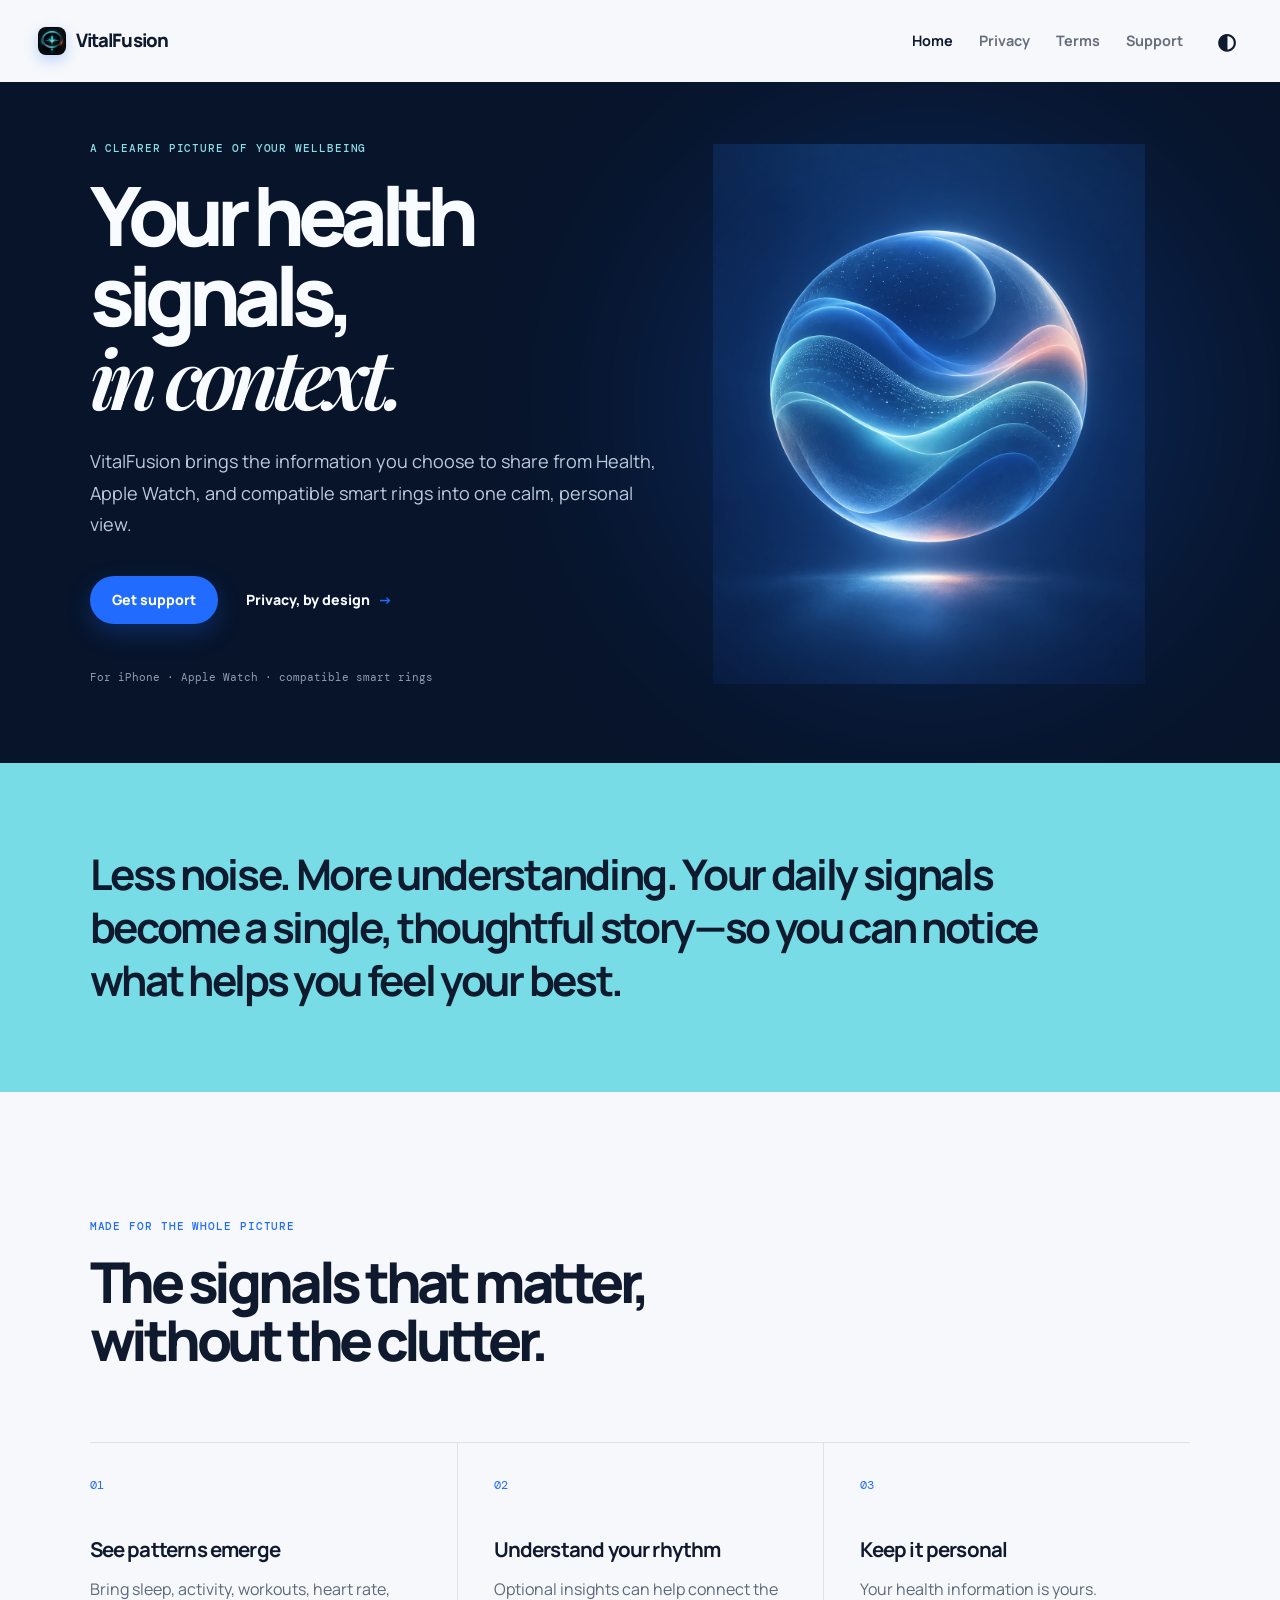
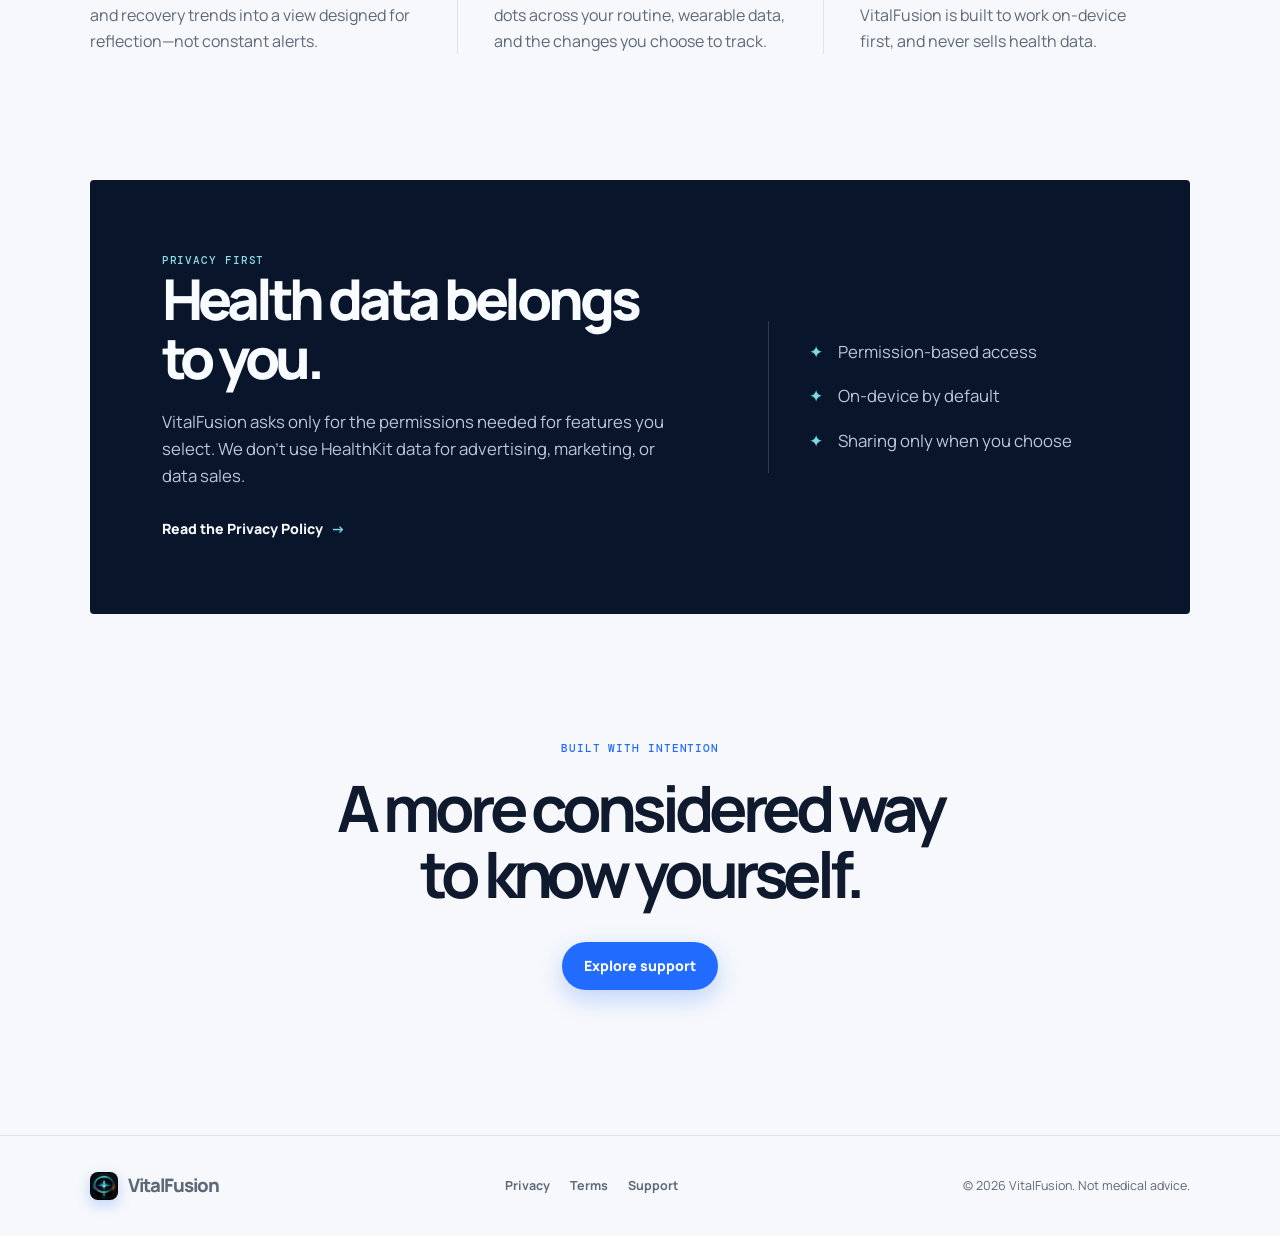
<file: index.html>
<!doctype html>
<html lang="en">
<head>
  <meta charset="utf-8"><meta name="viewport" content="width=device-width, initial-scale=1">
  <meta name="description" content="VitalFusion brings the signals from your wearables into a calm, connected view.">
  <title>VitalFusion — See your signals, together</title>
  <link rel="icon" href="assets/vitalfusion-logo.jpg" type="image/jpeg"><link rel="stylesheet" href="css/styles.css">
</head>
<body>
  <header class="site-header"><a class="brand" href="index.html" aria-label="VitalFusion home"><img class="brand-logo" src="assets/vitalfusion-logo.jpg" alt="">VitalFusion</a><button class="nav-toggle" aria-expanded="false" aria-controls="primary-nav">Menu</button><nav id="primary-nav" class="primary-nav" aria-label="Primary"><a href="index.html" aria-current="page">Home</a><a href="privacy.html">Privacy</a><a href="terms.html">Terms</a><a href="support.html">Support</a><button class="theme-toggle" aria-label="Switch color theme"><span aria-hidden="true">◐</span></button></nav></header>
  <main>
    <section class="hero"><div class="hero-copy"><p class="eyebrow">A clearer picture of your wellbeing</p><h1>Your health signals,<br><em>in context.</em></h1><p class="lede">VitalFusion brings the information you choose to share from Health, Apple Watch, and compatible smart rings into one calm, personal view.</p><div class="hero-actions"><a class="button primary" href="support.html">Get support</a><a class="text-link" href="#privacy-first">Privacy, by design <span>→</span></a></div><p class="availability">For iPhone · Apple Watch · compatible smart rings</p></div><div class="hero-art"><img src="assets/health-signals.png" alt="Abstract blue and aqua wellness signals flowing within a glass sphere"></div></section>
    <section class="statement"><p>Less noise. More understanding. Your daily signals become a single, thoughtful story—so you can notice what helps you feel your best.</p></section>
    <section class="section features" aria-labelledby="features-title"><div class="section-heading"><p class="eyebrow">Made for the whole picture</p><h2 id="features-title">The signals that matter,<br>without the clutter.</h2></div><div class="feature-grid"><article><span class="feature-number">01</span><h3>See patterns emerge</h3><p>Bring sleep, activity, workouts, heart rate, and recovery trends into a view designed for reflection—not constant alerts.</p></article><article><span class="feature-number">02</span><h3>Understand your rhythm</h3><p>Optional insights can help connect the dots across your routine, wearable data, and the changes you choose to track.</p></article><article><span class="feature-number">03</span><h3>Keep it personal</h3><p>Your health information is yours. VitalFusion is built to work on-device first, and never sells health data.</p></article></div></section>
    <section id="privacy-first" class="privacy-panel"><div><p class="eyebrow">Privacy first</p><h2>Health data belongs to you.</h2><p>VitalFusion asks only for the permissions needed for features you select. We don’t use HealthKit data for advertising, marketing, or data sales.</p><a class="text-link" href="privacy.html">Read the Privacy Policy <span>→</span></a></div><div class="privacy-points"><p><span>✦</span> Permission-based access</p><p><span>✦</span> On-device by default</p><p><span>✦</span> Sharing only when you choose</p></div></section>
    <section class="section closing"><p class="eyebrow">Built with intention</p><h2>A more considered way<br>to know yourself.</h2><a class="button primary" href="support.html">Explore support</a></section>
  </main>
  <footer><a class="brand" href="index.html"><img class="brand-logo" src="assets/vitalfusion-logo.jpg" alt="">VitalFusion</a><div><a href="privacy.html">Privacy</a><a href="terms.html">Terms</a><a href="support.html">Support</a></div><p>© <span data-year></span> VitalFusion. Not medical advice.</p></footer><script src="js/main.js"></script>
</body></html>
</file>
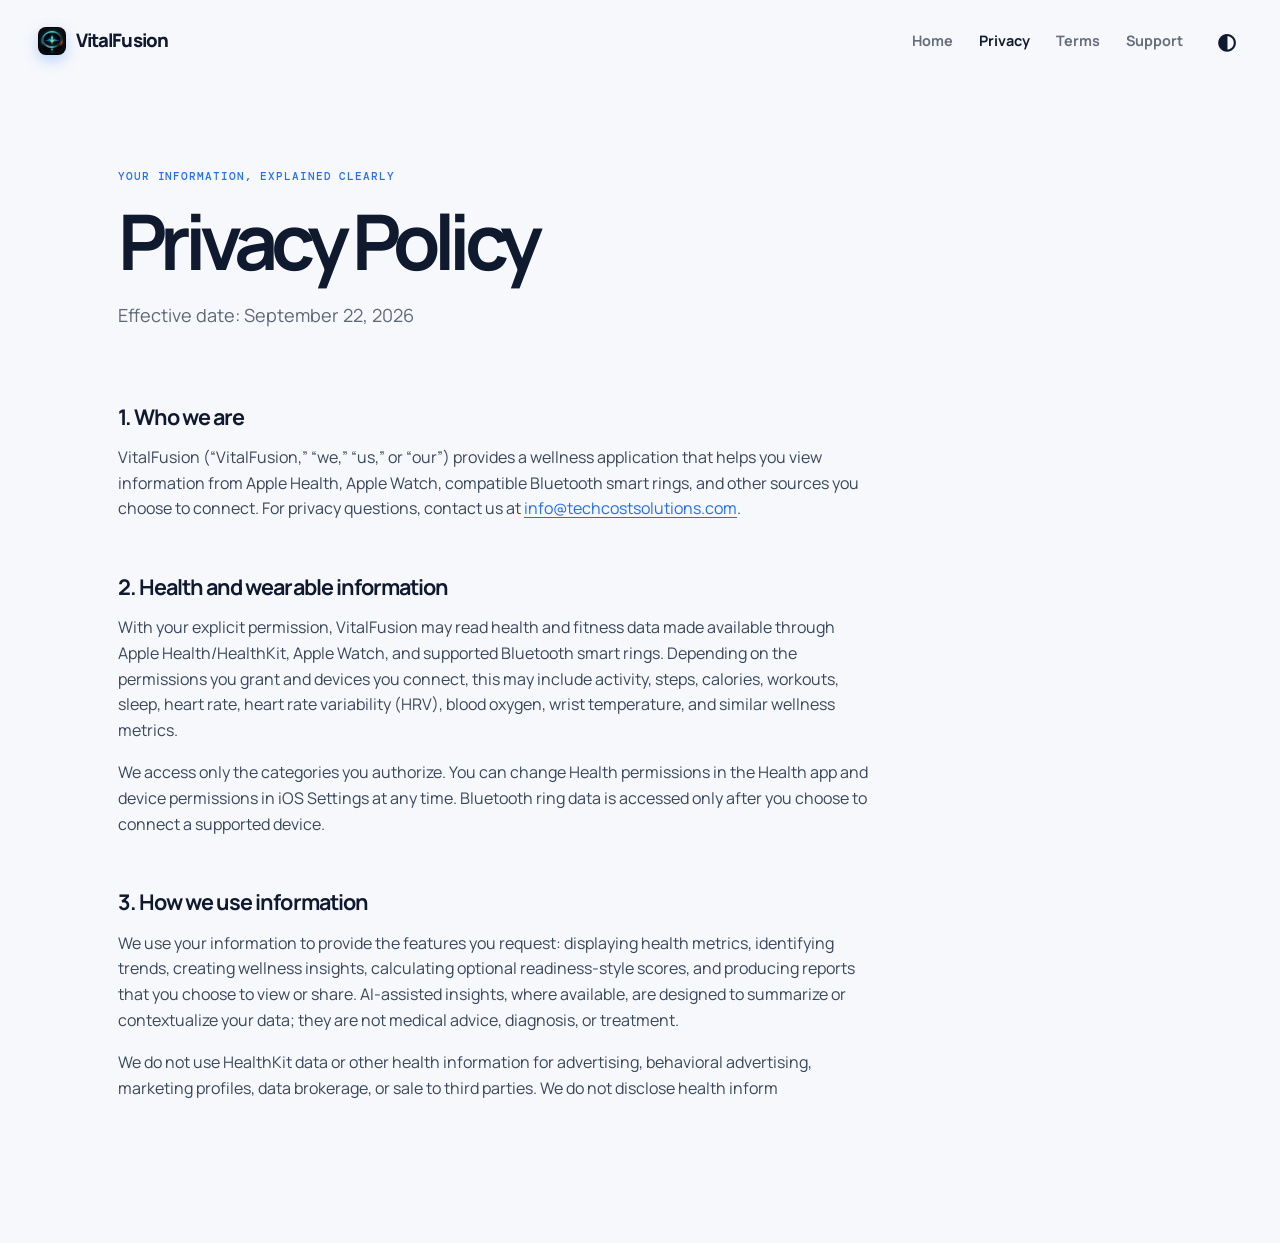
<file: privacy.html>
<!doctype html><html lang="en"><head><meta charset="utf-8"><meta name="viewport" content="width=device-width, initial-scale=1"><meta name="description" content="VitalFusion Privacy Policy."><title>Privacy Policy — VitalFusion</title><link rel="icon" href="assets/vitalfusion-logo.jpg" type="image/jpeg"><link rel="stylesheet" href="css/styles.css"></head><body><header class="site-header"><a class="brand" href="index.html"><img class="brand-logo" src="assets/vitalfusion-logo.jpg" alt="">VitalFusion</a><button class="nav-toggle" aria-expanded="false" aria-controls="primary-nav">Menu</button><nav id="primary-nav" class="primary-nav" aria-label="Primary"><a href="index.html">Home</a><a href="privacy.html" aria-current="page">Privacy</a><a href="terms.html">Terms</a><a href="support.html">Support</a><button class="theme-toggle" aria-label="Switch color theme"><span aria-hidden="true">◐</span></button></nav></header><main class="legal"><div class="legal-intro"><p class="eyebrow">Your information, explained clearly</p><h1>Privacy Policy</h1><p class="lede">Effective date: September 22, 2026</p></div><article class="legal-copy"><h2>1. Who we are</h2><p>VitalFusion (“VitalFusion,” “we,” “us,” or “our”) provides a wellness application that helps you view information from Apple Health, Apple Watch, compatible Bluetooth smart rings, and other sources you choose to connect. For privacy questions, contact us at <a href="mailto:info@techcostsolutions.com">info@techcostsolutions.com</a>.</p><h2>2. Health and wearable information</h2><p>With your explicit permission, VitalFusion may read health and fitness data made available through Apple Health/HealthKit, Apple Watch, and supported Bluetooth smart rings. Depending on the permissions you grant and devices you connect, this may include activity, steps, calories, workouts, sleep, heart rate, heart rate variability (HRV), blood oxygen, wrist temperature, and similar wellness metrics.</p><p>We access only the categories you authorize. You can change Health permissions in the Health app and device permissions in iOS Settings at any time. Bluetooth ring data is accessed only after you choose to connect a supported device.</p><h2>3. How we use information</h2><p>We use your information to provide the features you request: displaying health metrics, identifying trends, creating wellness insights, calculating optional readiness-style scores, and producing reports that you choose to view or share. AI-assisted insights, where available, are designed to summarize or contextualize your data; they are not medical advice, diagnosis, or treatment.</p><p>We do not use HealthKit data or other health information for advertising, behavioral advertising, marketing profiles, data brokerage, or sale to third parties. We do not disclose health inform
</file>
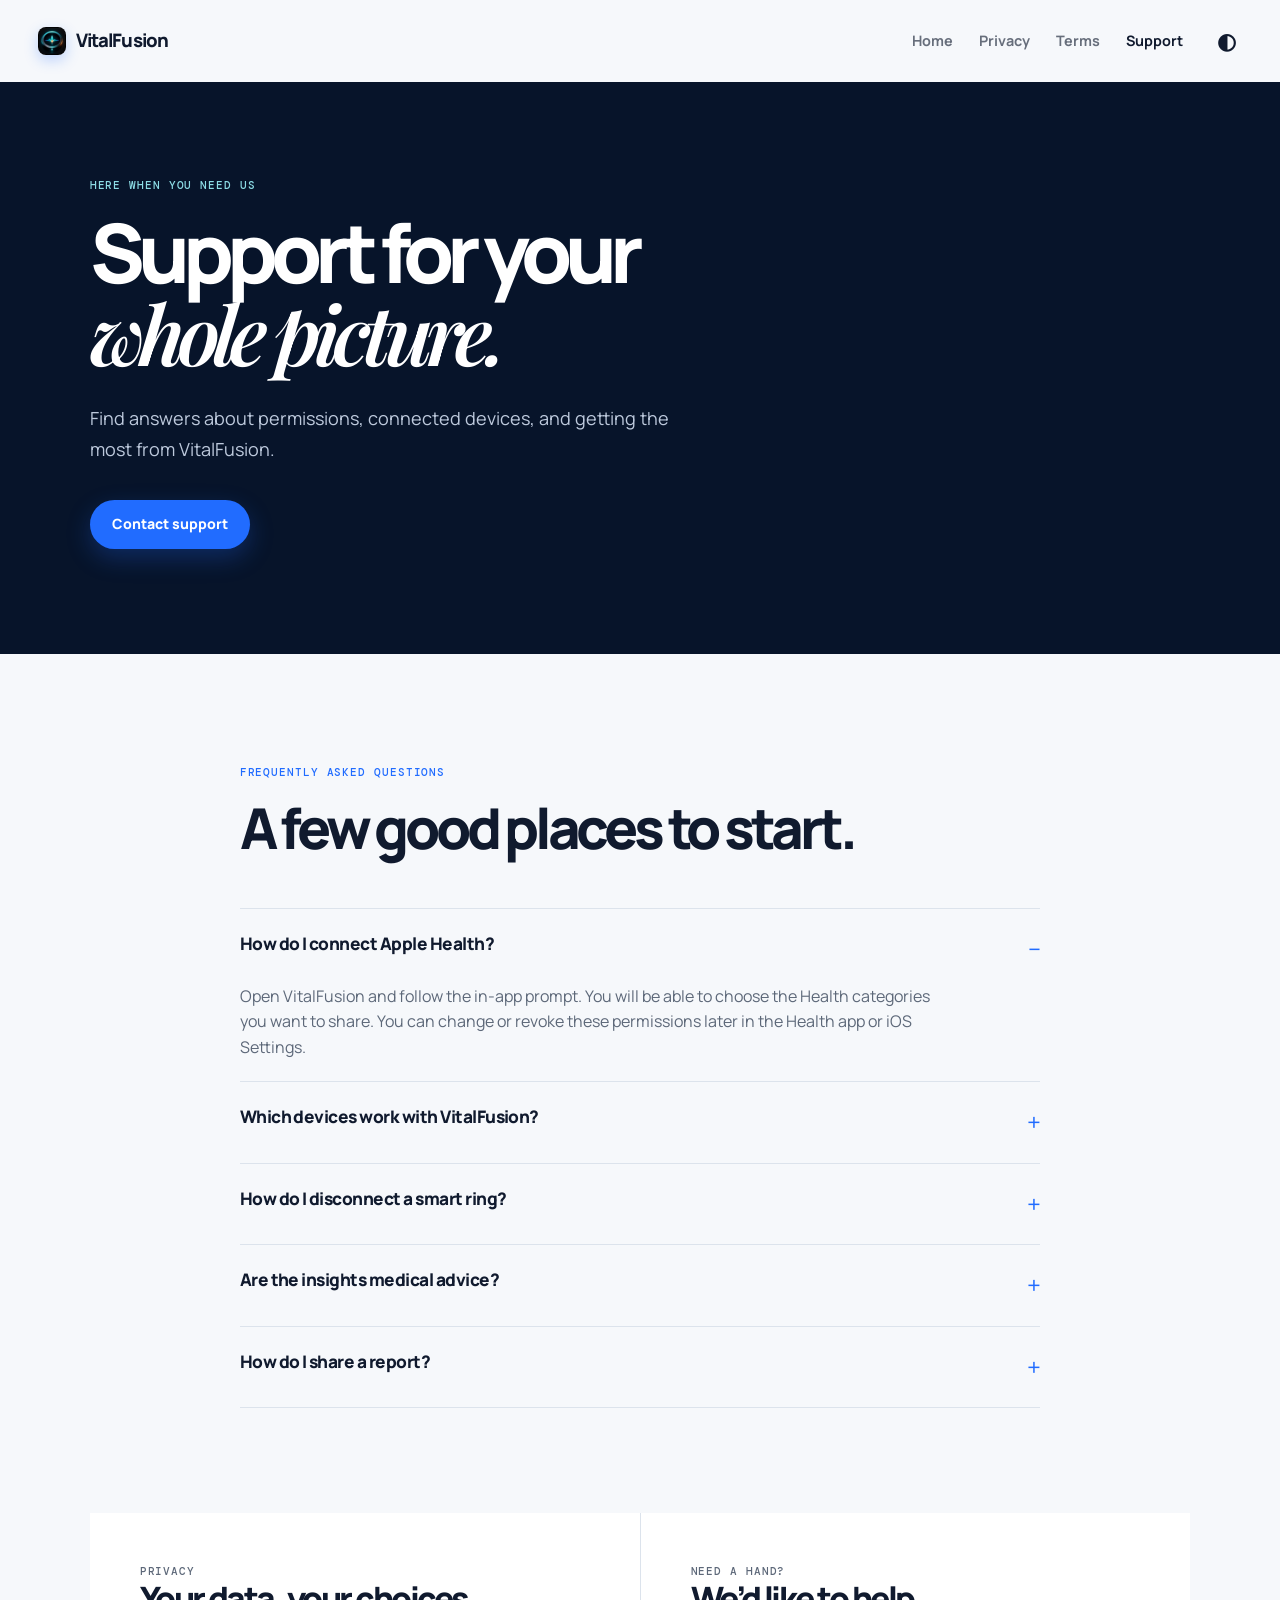
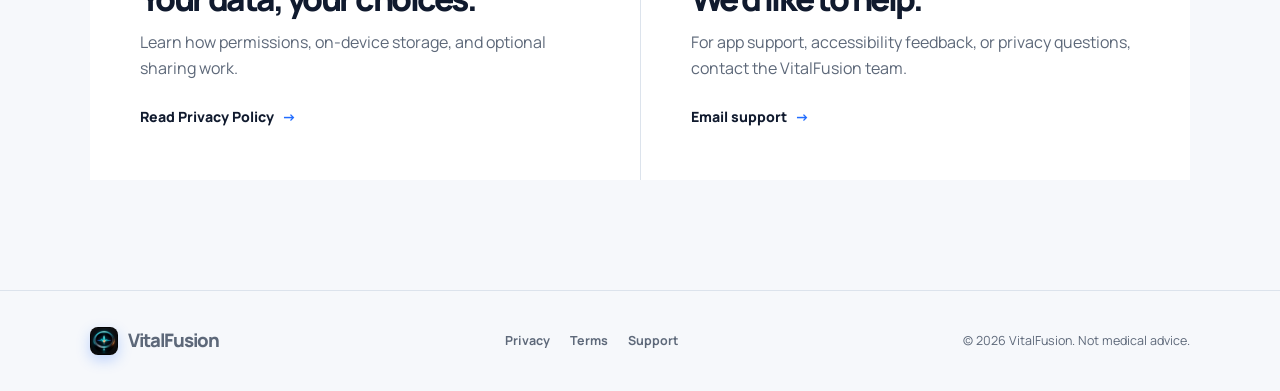
<file: support.html>
<!doctype html><html lang="en"><head><meta charset="utf-8"><meta name="viewport" content="width=device-width, initial-scale=1"><meta name="description" content="VitalFusion support and compatibility help."><title>Support — VitalFusion</title><link rel="icon" href="assets/vitalfusion-logo.jpg" type="image/jpeg"><link rel="stylesheet" href="css/styles.css"></head><body><header class="site-header"><a class="brand" href="index.html"><img class="brand-logo" src="assets/vitalfusion-logo.jpg" alt="">VitalFusion</a><button class="nav-toggle" aria-expanded="false" aria-controls="primary-nav">Menu</button><nav id="primary-nav" class="primary-nav" aria-label="Primary"><a href="index.html">Home</a><a href="privacy.html">Privacy</a><a href="terms.html">Terms</a><a href="support.html" aria-current="page">Support</a><button class="theme-toggle" aria-label="Switch color theme"><span aria-hidden="true">◐</span></button></nav></header><main><section class="support-hero"><p class="eyebrow">Here when you need us</p><h1>Support for your<br><em>whole picture.</em></h1><p class="lede">Find answers about permissions, connected devices, and getting the most from VitalFusion.</p><a class="button primary" href="mailto:info@techcostsolutions.com">Contact support</a></section><section class="section faq" aria-labelledby="faq-title"><p class="eyebrow">Frequently asked questions</p><h2 id="faq-title">A few good places to start.</h2><details open><summary>How do I connect Apple Health?</summary><p>Open VitalFusion and follow the in-app prompt. You will be able to choose the Health categories you want to share. You can change or revoke these permissions later in the Health app or iOS Settings.</p></details><details><summary>Which devices work with VitalFusion?</summary><p>VitalFusion is designed for iPhone, Apple Watch, Apple Health, and compatible Bluetooth smart rings. Exact compatibility and minimum software versions should be listed here when the app is released.</p></details><details><summary>How do I disconnect a smart ring?</summary><p>Use the device connection controls in VitalFusion. You can also manage Bluetooth permissions in iOS Settings. Disconnecting stops future access; information already saved on your device remains until you remove it.</p></details><details><summary>Are the insights medical advice?</summary><p>No. VitalFusion is a wellness tool, not a medical device. Its metrics and insights are not medical advice, diagnosis, or treatment. Discuss health concerns with a qualified professional.</p></details><details><summary>How do I share a report?</summary><p>When report sharing is available, you choose exactly when to create and send a report using the iOS share sheet. Please review the recipient and the information included before sending.</p></details></section><section class="support-grid"><article><p class="eyebrow">Privacy</p><h2>Your data, your choices.</h2><p>Learn how permissions, on-device storage, and optional sharing work.</p><a class="text-link" href="privacy.html">Read Privacy Policy <span>→</span></a></article><article><p class="eyebrow">Need a hand?</p><h2>We’d like to help.</h2><p>For app support, accessibility feedback, or privacy questions, contact the VitalFusion team.</p><a class="text-link" href="mailto:info@techcostsolutions.com">Email support <span>→</span></a></article></section></main><footer><a class="brand" href="index.html"><img class="brand-logo" src="assets/vitalfusion-logo.jpg" alt="">VitalFusion</a><div><a href="privacy.html">Privacy</a><a href="terms.html">Terms</a><a href="support.html">Support</a></div><p>© <span data-year></span> VitalFusion. Not medical advice.</p></footer><script src="js/main.js"></script></body></html>
</file>
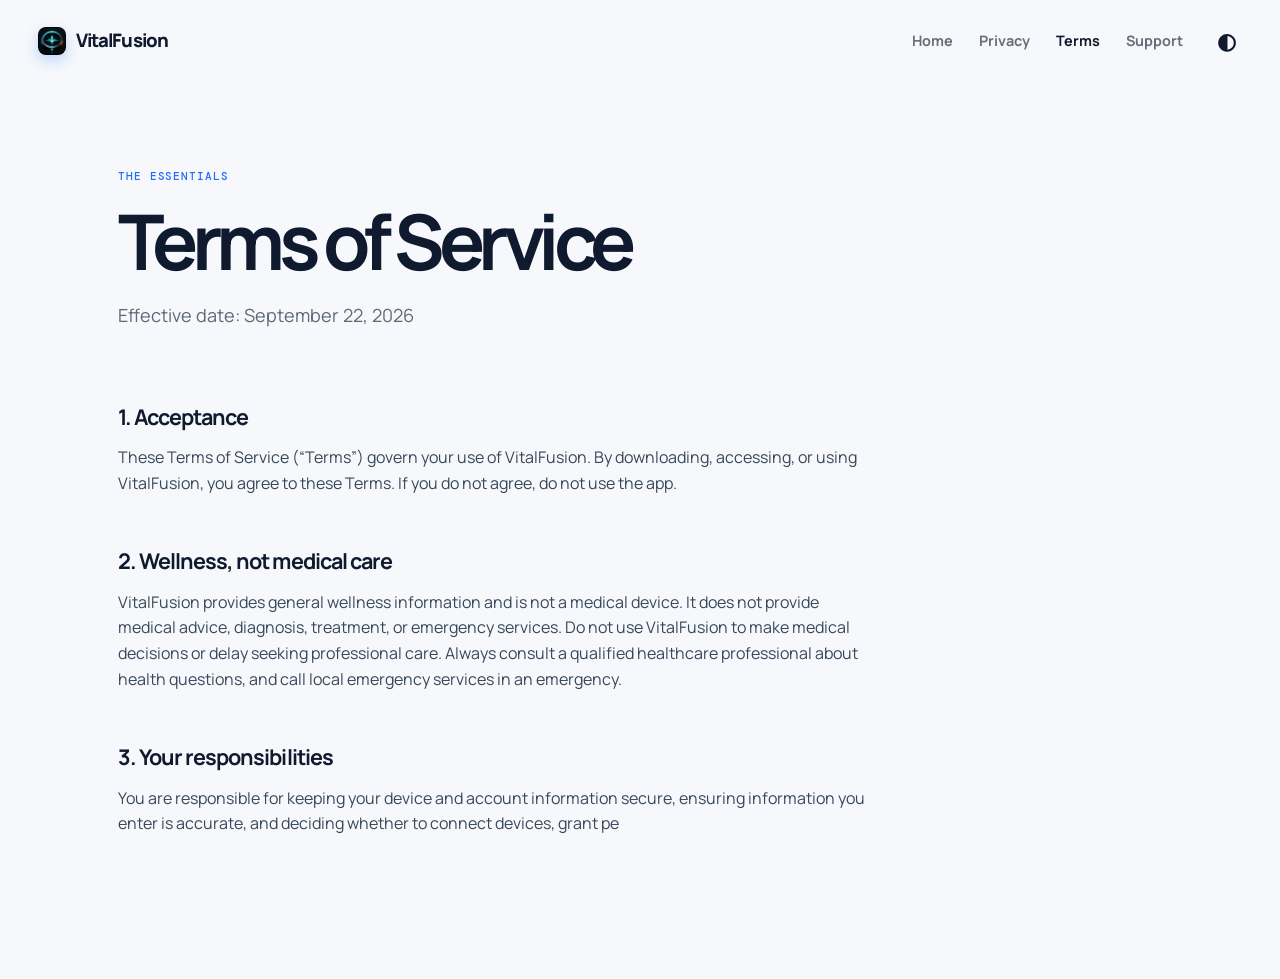
<file: terms.html>
<!doctype html><html lang="en"><head><meta charset="utf-8"><meta name="viewport" content="width=device-width, initial-scale=1"><meta name="description" content="VitalFusion Terms of Service."><title>Terms of Service — VitalFusion</title><link rel="icon" href="assets/vitalfusion-logo.jpg" type="image/jpeg"><link rel="stylesheet" href="css/styles.css"></head><body><header class="site-header"><a class="brand" href="index.html"><img class="brand-logo" src="assets/vitalfusion-logo.jpg" alt="">VitalFusion</a><button class="nav-toggle" aria-expanded="false" aria-controls="primary-nav">Menu</button><nav id="primary-nav" class="primary-nav" aria-label="Primary"><a href="index.html">Home</a><a href="privacy.html">Privacy</a><a href="terms.html" aria-current="page">Terms</a><a href="support.html">Support</a><button class="theme-toggle" aria-label="Switch color theme"><span aria-hidden="true">◐</span></button></nav></header><main class="legal"><div class="legal-intro"><p class="eyebrow">The essentials</p><h1>Terms of Service</h1><p class="lede">Effective date: September 22, 2026</p></div><article class="legal-copy"><h2>1. Acceptance</h2><p>These Terms of Service (“Terms”) govern your use of VitalFusion. By downloading, accessing, or using VitalFusion, you agree to these Terms. If you do not agree, do not use the app.</p><h2>2. Wellness, not medical care</h2><p>VitalFusion provides general wellness information and is not a medical device. It does not provide medical advice, diagnosis, treatment, or emergency services. Do not use VitalFusion to make medical decisions or delay seeking professional care. Always consult a qualified healthcare professional about health questions, and call local emergency services in an emergency.</p><h2>3. Your responsibilities</h2><p>You are responsible for keeping your device and account information secure, ensuring information you enter is accurate, and deciding whether to connect devices, grant pe
</file>
<file: css/styles.css>
@import url('https://fonts.googleapis.com/css2?family=DM+Mono:wght@400;500&family=Manrope:wght@400;500;600;700;800&family=Playfair+Display:ital,wght@0,600;0,700;1,600;1,700&display=swap');
@import url('brand.css');
:root{--ink:#101a2e;--muted:#5d6879;--paper:#f6f8fb;--surface:#fff;--line:#dce3ec;--blue:#216cff;--aqua:#77dce5;--coral:#ff9a84;--navy:#08152b;--hero:#07142a;color-scheme:light}*{box-sizing:border-box}html{scroll-behavior:smooth}body{margin:0;background:var(--paper);color:var(--ink);font-family:Manrope,Arial,sans-serif;font-size:16px;line-height:1.6}a{color:inherit;text-decoration:none}.site-header{height:82px;max-width:1280px;padding:0 38px;margin:auto;display:flex;align-items:center;justify-content:space-between}.brand{display:flex;align-items:center;gap:10px;font-weight:800;letter-spacing:-.05em;font-size:1.16rem}.brand-mark{width:25px;height:25px;border-radius:8px;background:linear-gradient(140deg,var(--blue),var(--aqua));color:#fff;display:grid;place-items:center;font-family:Georgia,serif;font-size:.86rem;font-style:italic;box-shadow:0 5px 14px #216cff44}.primary-nav{display:flex;align-items:center;gap:26px;font-size:.9rem;font-weight:700}.primary-nav a{opacity:.62}.primary-nav a[aria-current=page],.primary-nav a:hover{opacity:1}.theme-toggle,.nav-toggle{border:0;background:transparent;color:inherit;font:inherit;cursor:pointer}.theme-toggle{font-size:1.35rem;margin-left:2px}.nav-toggle{display:none}.hero{min-height:640px;padding:58px max(7vw,38px) 76px;background:var(--hero);color:#f8fbff;display:grid;grid-template-columns:1.05fr .95fr;align-items:center;overflow:hidden}.hero-copy{max-width:670px;z-index:1}.eyebrow{font-family:"DM Mono",monospace;text-transform:uppercase;letter-spacing:.08em;font-size:.71rem;font-weight:500;color:var(--blue);margin:0 0 17px}.hero .eyebrow{color:#8cdce5}.hero h1,.support-hero h1{font-size:clamp(3.35rem,6.4vw,6.25rem);letter-spacing:-.085em;line-height:.98;margin:0 0 27px;font-weight:800}.hero h1 em,.support-hero h1 em{font-family:"Playfair Display",Georgia,serif;font-weight:600}.lede{font-size:1.13rem;line-height:1.75;color:var(--muted);max-width:590px;margin:0}.hero .lede{color:#bdc9dc}.hero-actions{display:flex;align-items:center;gap:28px;margin-top:35px}.button{display:inline-flex;justify-content:center;align-items:center;padding:13px 22px;border-radius:100px;font-size:.88rem;font-weight:800;transition:transform .2s,box-shadow .2s}.button:hover{transform:translateY(-2px)}.button.primary{background:var(--blue);color:#fff;box-shadow:0 9px 24px #216cff43}.text-link{font-weight:800;font-size:.88rem}.text-link span{color:var(--blue);padding-left:5px}.availability{font-family:"DM Mono",monospace;color:#8f9db2;font-size:.7rem;margin:45px 0 0}.hero-art{height:540px;position:relative;display:flex;justify-content:center}.hero-art:before{content:"";position:absolute;width:520px;height:520px;border-radius:50%;background:#216cff;filter:blur(105px);opacity:.22}.hero-art img{height:100%;max-width:100%;object-fit:contain;position:relative;mix-blend-mode:screen;filter:saturate(.92)}.statement{background:var(--aqua);padding:85px max(7vw,38px)}.statement p{max-width:1000px;margin:0;font-size:clamp(1.7rem,3.3vw,3.15rem);line-height:1.25;letter-spacing:-.055em;font-weight:700}.section{padding:126px max(7vw,38px)}.section-heading h2,.faq h2,.privacy-panel h2,.support-grid h2{font-size:clamp(2.3rem,4.4vw,4.7rem);letter-spacing:-.075em;line-height:1.04;margin:0;font-weight:800}.feature-grid{margin-top:72px;display:grid;grid-template-columns:repeat(3,1fr);border-top:1px solid var(--line)}.feature-grid article{padding:28px 36px 0 0}.feature-grid article+article{padding-left:36px;border-left:1px solid var(--line)}.feature-number{font-family:"DM Mono",monospace;font-size:.75rem;color:var(--blue)}h3{font-size:1.28rem;letter-spacing:-.04em;margin:36px 0 12px}.feature-grid p,.privacy-panel p,.support-grid p{color:var(--muted);margin:0}.privacy-panel{margin:0 max(7vw,38px);background:var(--navy);color:#f8fbff;padding:72px;display:grid;grid-template-columns:1.2fr .8fr;gap:80px;border-radius:4px}.privacy-panel .eyebrow{color:#8cdce5}.privacy-panel h2{margin-bottom:22px}.privacy-panel>div>p:not(.eyebrow){color:#bac6da;max-width:610px;font-size:1.05rem}.privacy-panel .text-link{display:inline-block;margin-top:28px}.privacy-panel .text-link span{color:var(--aqua)}.privacy-points{border-left:1px solid #ffffff29;padding-left:40px;align-self:center}.privacy-points p{color:#e7efff;margin:18px 0}.privacy-points span{color:var(--aqua);margin-right:12px}.closing{text-align:center;padding-bottom:145px}.closing h2{font-size:clamp(2.6rem,5vw,5.4rem);line-height:1.03;letter-spacing:-.08em;margin:0 0 35px}footer{border-top:1px solid var(--line);padding:35px max(7vw,38px);display:flex;align-items:center;gap:24px;justify-content:space-between;font-size:.78rem;color:var(--muted)}footer div{display:flex;gap:20px;font-weight:700}footer p{margin:0}.legal{max-width:1120px;padding:86px 38px 125px;margin:auto}.legal-intro{max-width:760px}.legal h1{font-size:clamp(3.3rem,6vw,6rem);line-height:1;letter-spacing:-.085em;margin:0 0 20px}.notice{border-left:3px solid var(--coral);padding:12px 16px;color:var(--muted);background:#fff2ef;margin-top:34px;font-size:.91rem}.legal-copy{max-width:760px;margin-top:68px}.legal-copy h2{font-size:1.35rem;letter-spacing:-.045em;margin:48px 0 11px}.legal-copy p{color:#39475a;margin:0 0 17px}.legal-copy a{color:var(--blue);text-decoration:underline;text-underline-offset:3px}.support-hero{background:var(--hero);color:#fff;padding:95px max(7vw,38px) 105px}.support-hero .eyebrow{color:#8cdce5}.support-hero .lede{color:#bdc9dc}.support-hero .button{margin-top:34px}.support-placeholder{font-size:.76rem;color:#98a7bd;margin-top:19px}.faq{max-width:980px;margin:auto;padding-top:110px;padding-bottom:105px}.faq h2{margin-bottom:51px}.faq details{border-top:1px solid var(--line);padding:21px 0}.faq details:last-child{border-bottom:1px solid var(--line)}.faq summary{cursor:pointer;font-size:1.08rem;font-weight:800;letter-spacing:-.03em;list-style:none;display:flex;justify-content:space-between;gap:15px}.faq summary:after{content:"+";font-size:1.5rem;color:var(--blue);font-weight:400}.faq details[open] summary:after{content:"−"}.faq details p{color:var(--muted);max-width:700px;margin:15px 32px 0 0}.support-grid{display:grid;grid-template-columns:1fr 1fr;gap:1px;background:var(--line);margin:0 max(7vw,38px) 110px}.support-grid article{background:var(--surface);padding:50px}.support-grid h2{font-size:2.1rem;margin-bottom:14px}.support-grid .text-link{display:inline-block;margin-top:25px}
@media (prefers-color-scheme:dark){:root{--ink:#eff5ff;--muted:#aab8ca;--paper:#0d1728;--surface:#101d31;--line:#26364d;color-scheme:dark}.notice{background:#33201f;color:#d9c4bc}.legal-copy p{color:#bdc9dc}.statement{color:#092039}}
body.dark{--ink:#eff5ff;--muted:#aab8ca;--paper:#0d1728;--surface:#101d31;--line:#26364d;color-scheme:dark}body.dark .notice{background:#33201f;color:#d9c4bc}body.dark .legal-copy p{color:#bdc9dc}body.dark .statement{color:#092039}@media(max-width:760px){.site-header{height:67px;padding:0 22px}.nav-toggle{display:block;font-weight:800;font-size:.8rem}.primary-nav{display:none;position:absolute;z-index:10;top:67px;left:0;right:0;background:var(--surface);padding:20px 22px;border-bottom:1px solid var(--line);box-shadow:0 12px 20px #0002;flex-direction:column;align-items:flex-start;gap:17px}.primary-nav.open{display:flex}.theme-toggle{position:absolute;top:15px;right:73px}.hero{grid-template-columns:1fr;padding:74px 26px 40px;min-height:0}.hero h1,.support-hero h1{font-size:3.45rem}.hero-art{height:340px;margin-top:20px}.hero-art:before{width:330px;height:330px}.statement,.section{padding:70px 26px}.statement p{font-size:1.8rem}.feature-grid{grid-template-columns:1fr;margin-top:40px}.feature-grid article,.feature-grid article+article{padding:27px 0;border-left:0;border-bottom:1px solid var(--line)}.privacy-panel{margin:0 26px;padding:42px 28px;grid-template-columns:1fr;gap:30px}.privacy-points{border-left:0;border-top:1px solid #ffffff29;padding:17px 0 0}.closing{padding-bottom:85px}.legal{padding:66px 26px 85px}.legal h1{font-size:3.35rem}.legal-copy{margin-top:53px}.support-hero{padding:74px 26px}.faq{padding:70px 26px}.support-grid{grid-template-columns:1fr;margin:0 26px 70px}.support-grid article{padding:35px 28px}footer{padding:32px 26px;align-items:flex-start;flex-direction:column;gap:16px}footer p{font-size:.7rem}}
</file>
